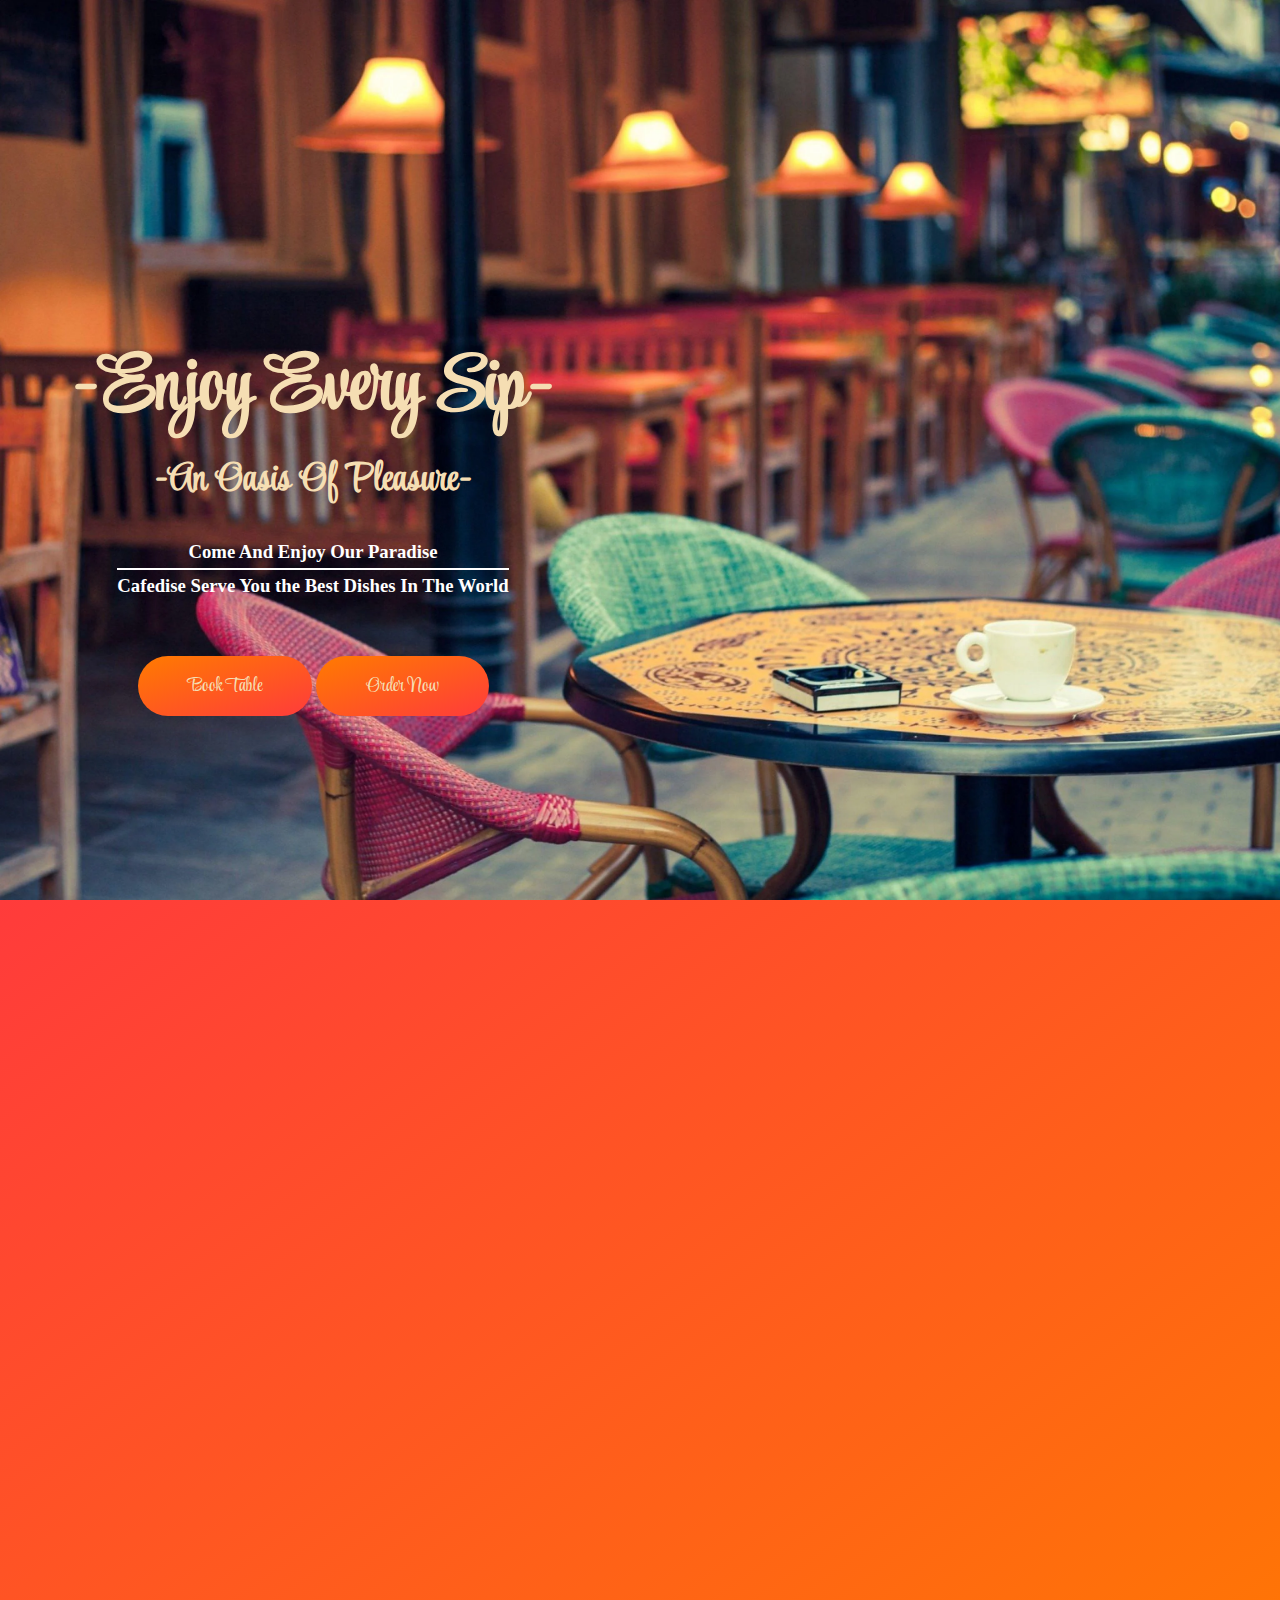
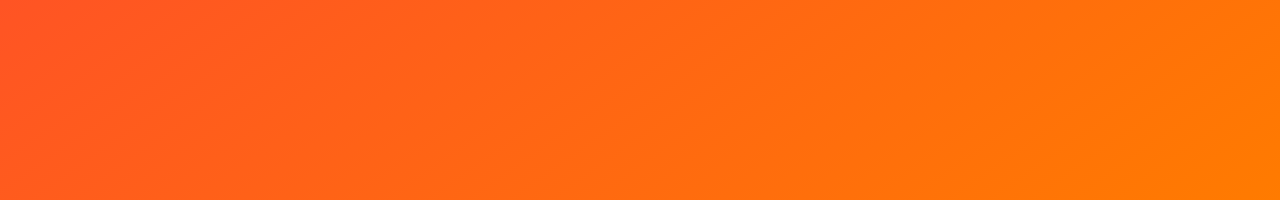
<file: index.html>
<!DOCTYPE html>
<html lang="en">
  <head>
    <meta charset="UTF-8" />
    <meta http-equiv="X-UA-Compatible" content="IE=edge" />
    <meta name="viewport" content="width=device-width, initial-scale=1.0" />
    <title>website-2</title>
    <link rel="stylesheet" href="style.css" />
    <link rel="preconnect" href="https://fonts.googleapis.com" />
    <link rel="preconnect" href="https://fonts.gstatic.com" crossorigin />
    <link
      href="https://fonts.googleapis.com/css2?family=Style+Script&display=swap"
      rel="stylesheet"
    />
    <link rel="stylesheet" href="dish-window.css" />
  </head>
  <body>
    <nav class="nav-bar">
      <div class="logo">
        <img  src="coffee-icon-png-21.png" alt="" />
        <h3>CAFEDISE</h3>
      </div>
      <div class="navdiv">
        <ul class="navlinks">
          <li><a href="index.html">Home</a></li>
          <li><a href="menu.html" target="_blank">Menu</a></li>
          <li><a href="#">Dishes</a></li>
          <li><a href="#">Location</a></li>
          <li><a href="#">About</a></li>
          <li><a href="#">Feedback</a></li>
        </ul>
      </div>

      <div class="contact"><button id="btn">Contact Us</button></div>
    </nav>
    <header>
      <div class="punch-line">
        <div class="punchline-div">
          <h1>-Enjoy Every Sip-</h1>
          <h2>-An Oasis Of Pleasure-</h2>
        </div>

        <div class="subline">
          <h3 id="h3-1">Come And Enjoy Our Paradise</h3>
          <div class="line"></div>
          <h3 id="h3-2">Cafedise Serve You the Best Dishes In The World</h3>
          <div class="book">
            <button class="booknow">Book Table</button>
            <button class="booknow">Order Now</button>
          </div>
        </div>
      </div>
      <div class="topdishes-window">
        <div class="row1">
          <div class="gap"></div>
          <div class="dishesbox">
            <a href="menu.html">
              <img src="coffee.jpeg" alt="dishes" />
            </a>
          </div>
          <div class="gap"></div>
          <div class="dishesbox">
            <a href="menu.html">
              <img src="cutting chai.jpeg" alt="dishes" />
            </a>
          </div>
        </div>
        <div class="row2">
          <div class="dishesbox">
            <a href="#">
              <img src="Banana-Brulee-Waffle.jpg" alt="dishes" />
            </a>
          </div>
          <div class="gap"></div>
          <div class="dishesbox">
            <a href="#">
              <img src="rainbow cakes.jpg" alt="dishes" />
            </a>
          </div>
          <div class="gap"></div>
        </div>
        <div class="row1">
          <div class="gap"></div>
          <div class="dishesbox">
            <a href="#">
              <img src="pizza.jpeg" alt="dishes" />
            </a>
          </div>
          <div class="gap"></div>
          <div class="dishesbox">
            <a href="#">
              <img src="PS-Truffle-Fries.jpg" alt="dishes" />
            </a>
          </div>
        </div>
        <div class="row2">
          <div class="dishesbox">
            <a href="#">
              <img src="Eggs-Benedict-Beanstro.jpg" alt="dishes" />
            </a>
          </div>
          <div class="gap"></div>
          <div class="dishesbox">
            <a href="#">
              <img src="french toast.jpeg" alt="dishes" />
            </a>
          </div>
          <div class="gap"></div>
        </div>
      </div>
    </header>
    <section>
      <div class="background"></div>
    </section>
  </body>
</html>
</file>
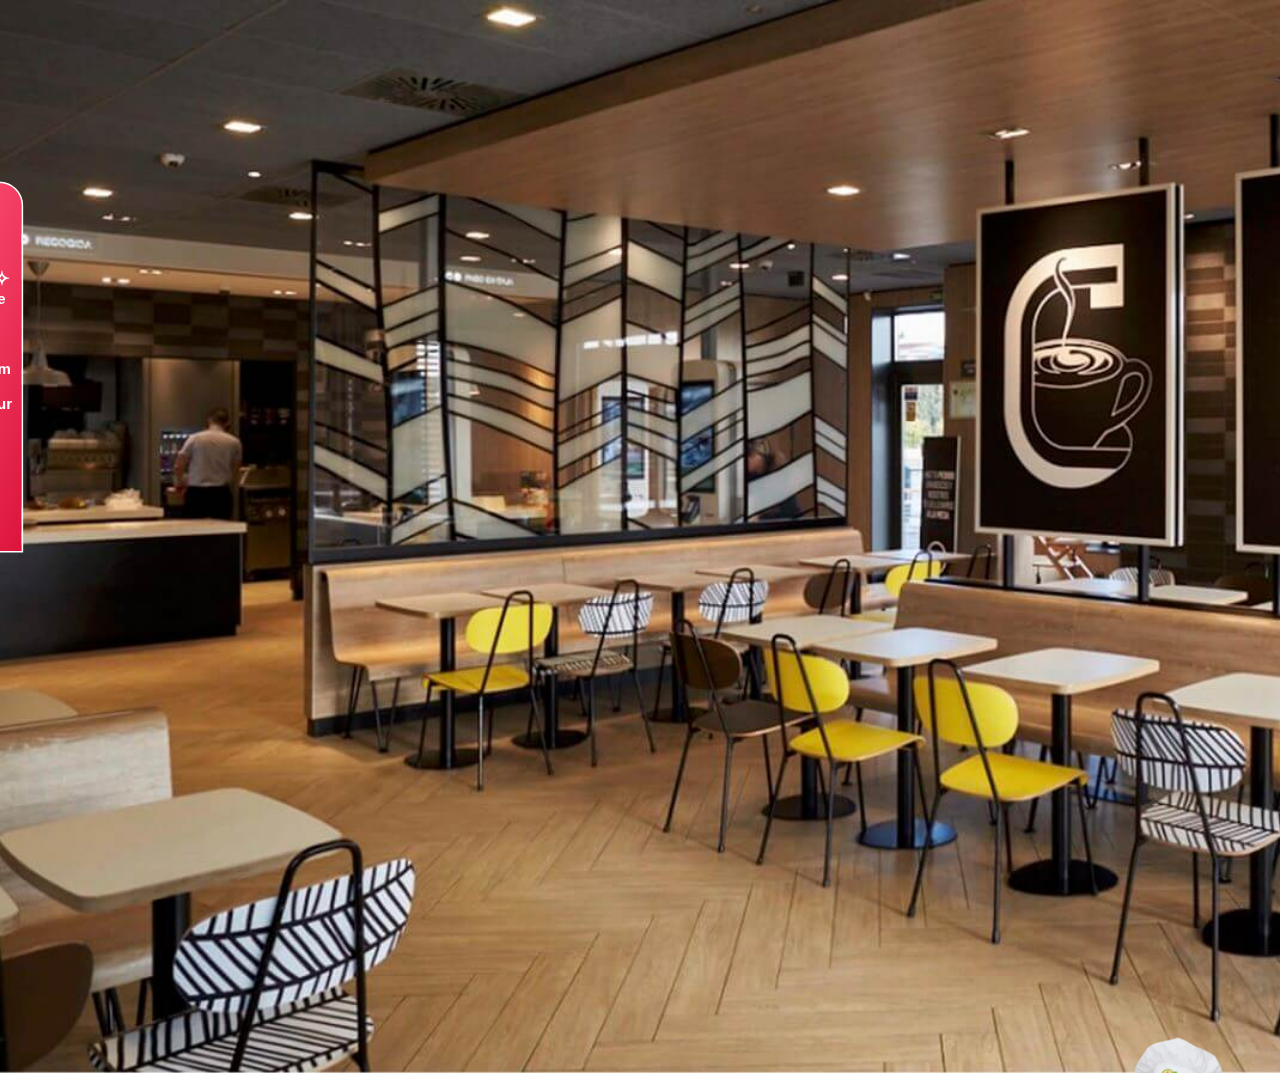
<file: menu.html>
<!DOCTYPE html>
<html lang="en">
<head>
    <meta charset="UTF-8">
    <meta http-equiv="X-UA-Compatible" content="IE=edge">
    <meta name="viewport" content="width=device-width, initial-scale=1.0">
    <title>menu</title>
    <link rel="stylesheet" href="menu.css">
    <link
      href="https://fonts.googleapis.com/css2?family=Style+Script&display=swap"
      rel="stylesheet"
    />
</head>
<body>
    <header>
        <div class="menubar">
            <h2 id="logo"><a href="index.html" target="_blank">Cafedise.</a></h2>
            <h2 id="head">-Menu-</h2>
            <div class="menuicon">
                <img src="menu-hamburger-navigation-512.webp" alt="">
            </div> 
        </div>
    </header>
    <section>
        <img class="chef-png" src="chef-png.png" alt="">
        <div class="table">
            <div class="timing-panel">
                <h2>&#10023 Timings &#10023</h2>
                <h3>&#9830 Opening Time 6am</h3>
                <h3>&#9830 Deliveries Starts at 7am</h3>
                <h3>&#9830 Sale Hour 2pm to 3pm</h3>
                <h3>&#9830 Apetizers Hour 6pm to 9pm </h3>
                <h3>&#9830 Closing Time 10pm</h3>

            </div>
            <table class="menutable">
                <tr >
                    <th><a href="#"> S No.</a></th>
                    <th><a href="#"> Dishes</a></th>
                    <th><a href="#"> Price</a></th>
                    <th><a href="#"> Availability</a></th>
                    
                </tr>
                <tr>
                    <td><a href="#"> 1.</a></td>
                    <td><a href="#"> Pancakes</a></td>
                    <td><a href="#"> $10 - $50</a></td>
                    <td><a href="#"> Till 4pm</a></td>
                </tr>
                <tr>
                    <td><a href="#"> 2.</a></td>
                    <td><a href="#"> Cutting Chai</a></td>
                    <td><a href="#"> $1</a></td>
                    <td><a href="#"> All Time</a></td>
                </tr>
                <tr>
                    <td><a href="#"> 3.</a></td>
                    <td><a href="#"> Coffee</a></td>
                    <td><a href="#"> $5 - $50</a></td>
                    <td><a href="#"> All Time</a></td>
                </tr>
                <tr>
                    <td><a href="#"> 4.</a></td>
                    <td><a href="#"> Pizza</a></td>
                    <td><a href="#"> $10 - $100</a></td>
                    <td><a href="#"> Till 6pm</a></td>
                </tr>
                <tr>
                    <td><a href="#"> 5.</a></td>
                    <td><a href="#"> Burger</a></td>
                    <td><a href="#"> $5 - $30</a></td>
                    <td><a href="#"> 7pm to 8pm</a></td>
                </tr>
                <tr>
                    <td><a href="#"> 6.</a></td>
                    <td><a href="#"> Fries</a></td>
                    <td><a href="#"> $15 - $50</a></td>
                    <td><a href="#"> 4pm to 6pm</a></td>
                </tr>
                <tr>
                    <td><a href="#"> 7.</a></td>
                    <td><a href="#"> Cakes</a></td>
                    <td><a href="#"> $50 - $500</a></td>
                    <td><a href="#"> Only On Pre-Booking</a></td>
                </tr>
                <tr>
                    <td><a href="#"> 8.</a></td>
                    <td><a href="#"> Eggs Benedict Beanstro</a></td>
                    <td><a href="#"> $30</a></td>
                    <td><a href="#"> 12pm to 6pm</a></td>
                </tr>
                <tr>
                    <td><a href="#"> 9.</a></td>
                    <td><a href="#"> Toast</a></td>
                    <td><a href="#"> $5 - $50</a></td>
                    <td><a href="#"> 8am to 12pm</a></td>
                </tr>
                <tr>
                    <td><a href="#"> 10.</a></td>
                    <td><a href="#"> Waffles</a></td>
                    <td><a href="#"> $10 - $50</a></td>
                    <td><a href="#"> 1pm to 2pm</a></td>
                </tr>
                <tr>
                    <td><a href="#"> 11.</a></td>
                    <td><a href="#"> Salad</a></td>
                    <td><a href="#"> $5</a></td>
                    <td><a href="#"> 6am to 3pm</a></td>
                </tr>
                <tr>
                    <td><a href="#"> 12.</a></td>
                    <td><a href="#"> Sandwich</a></td>
                    <td><a href="#"> $5 - $50</a></td>
                    <td><a href="#"> 1pm to 2pm</a></td>
                </tr>
                <tr>
                    <td><a href="#"> 13.</a></td>
                    <td><a href="#"> Apetizers</a></td>
                    <td><a href="#"> $5 - $500</a></td>
                    <td><a href="#"> 12pm to 2pm & 6pm to 9pm</a></td>
                </tr>
                <tr>
                    <td><a href="#"> 14.</a></td>
                    <td><a href="#"> Indian Cousines</a></td>
                    <td><a href="#"> $10 - $500</a></td>
                    <td><a href="#"> 4pm to 5pm</a></td>
                </tr>
               </table>
        </div>
       
    </section>

</body>
</html>
</file>
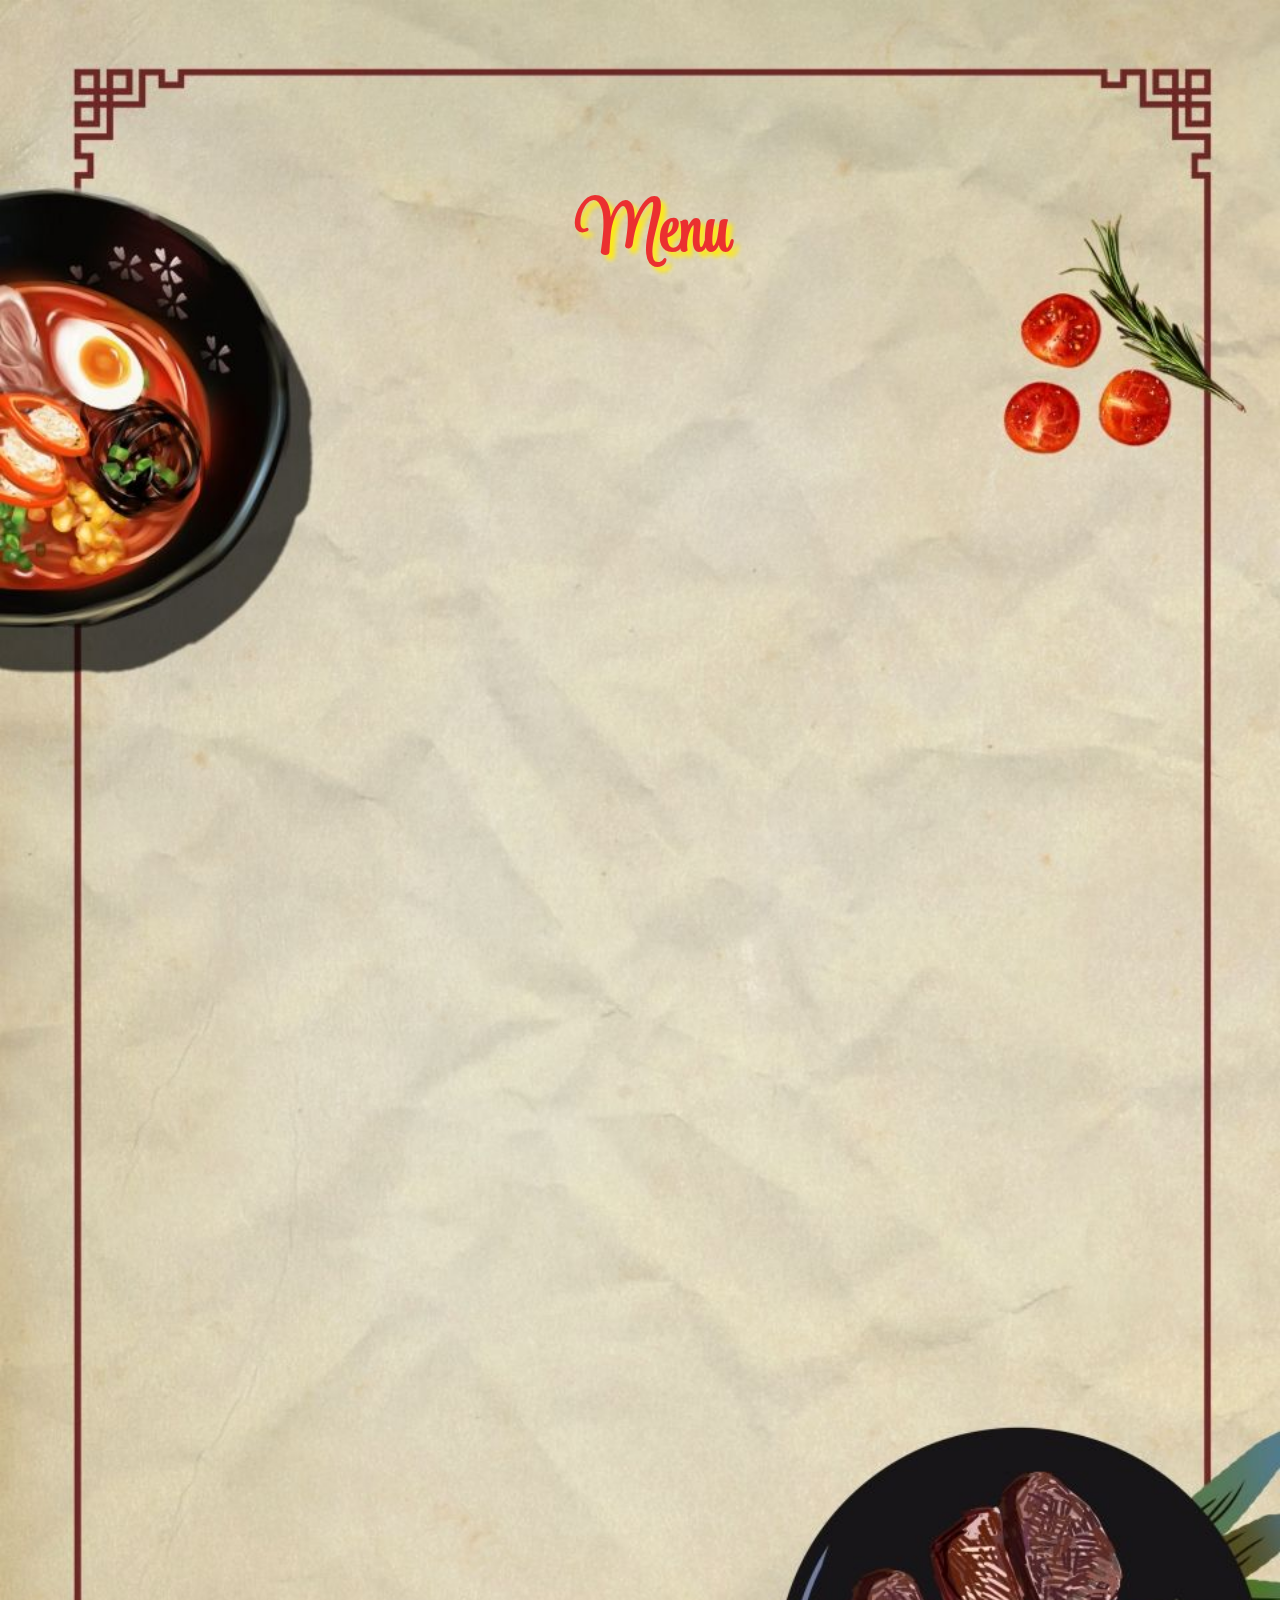
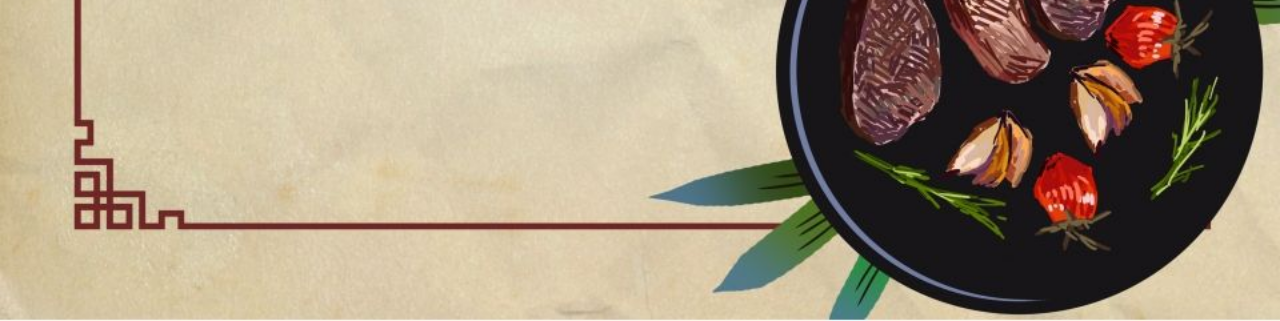
<file: menu1.html>
<!DOCTYPE html>
<html lang="en">
  <head>
    <meta charset="UTF-8" />
    <meta http-equiv="X-UA-Compatible" content="IE=edge" />
    <meta name="viewport" content="width=device-width, initial-scale=1.0" />
    <title>Document</title>
    <link rel="stylesheet" href="menu1.css" />
    <link rel="preconnect" href="https://fonts.googleapis.com" />
    <link rel="preconnect" href="https://fonts.gstatic.com" crossorigin />
    <link
      href="https://fonts.googleapis.com/css2?family=Style+Script&display=swap"
      rel="stylesheet"
    />
  </head>
  <body>
    <div class="heading">
      <h1>Menu</h1>
    </div>
    <div class="background-decor">
        <img src="ead62de37377481be53a8a994ee406b8.jpg" alt="backpng" class="food_png">
    </div>
  </body>
</html>
</file>
<file: style.css>
* {
  margin: 0;
  padding: 0px;
  box-sizing: border-box;
}
body{
  overflow-x: hidden;
}
.nav-bar {
  display: flex;
  position: fixed;
  width: 100vw;
  flex-direction: row;
  align-items: center;
  justify-content: space-around;
  /* border: 2px rgb(255, 255, 255) solid; */
  z-index: 10;
}
.logo {
  display: flex;
  /* border: 2px white solid; */
  flex-direction: column;
  position: relative;
  left: -15%;
  /* box-shadow: 5px 5px 5px rgb(0, 0, 0); */
  margin-left: -1%;
  animation: logoanim 1s ease-in-out forwards;
  align-items: center;
  justify-content: center;
}
@keyframes logoanim {
  from {
    left: -15%;
  }
  to {
    left: 0%;
  }
}
.nav-bar img {
  width: 15vh;
  filter: invert(100%);
  /* border: 2px black solid; */
}
.contact {
  display: flex;
  height: 7rem;
  position: relative;
  right: -50%;
  align-items: center;
  justify-content: center;
  /* border: 2px white solid; */
  animation: ctnanim 1s ease-in-out forwards;
}
@keyframes ctnanim {
  from {
    right: -50%;
  }
  to {
    right: 0%;
  }
}
#btn {
  color: wheat;
  background-image: linear-gradient(
    to bottom right,
    rgb(255, 123, 0),
    rgb(255, 59, 59)
  );
  border: none;
  border-radius: 20px;
  cursor: pointer;
  padding: 6px 20px;
  transition: all 0.3s ease;
  box-shadow: 5px 5px 10px rgb(0, 0, 0);
  font-family: style script;
  font-size: 20px;
}
#btn:hover {
  background-image: linear-gradient(
    to bottom right,
    rgb(255, 59, 59),
    rgb(255, 123, 0)
  );
}
#btn:active {
  padding-left: 25px;
  padding-right: 25px;
  margin-left: -5px;
  margin-right: -5px;
}

.logo h3 {
  color: wheat;
  padding-left: 9px;
  text-shadow: 5px 5px 5px black;
  /* border: 2px white solid; */
}
/* .navdiv{
    border: 3px red solid;
} */

.navlinks {
  /* border: 2px white solid; */
  display: flex;
  align-items: center;
  width: 100%;
  height: 7rem;
  margin-top: -20%;
  justify-content: center;
  animation: navanim 1s ease-in-out forwards;
}
@keyframes navanim {
  from {
    margin-top: -20%;
  }
  to {
    margin-top: 0%;
  }
}
.navlinks li a {
  color: wheat;
  text-decoration: none;
  margin: 0px 30px;
  font-size: 25px;
  padding: 5px 5px;
  cursor: pointer;
  text-align: center;
  text-shadow: 5px 5px 5px rgb(0, 0, 0);

  /* border: 2px white solid; */
}
.navlinks li :hover {
  text-decoration: underline;
  color: darkorange;
}

ul {
  list-style: none;
}

header {
  width: 100vw;
  height: 100vh;
  background-image: url(cafe-background.webp);

  background-size: cover;
  background-position:center;

  display: flex;
  align-items: center;
  justify-content: space-around;
}

.punch-line {
  display: flex;
  top: 8%;
  position: relative;
  left: 0%;
  align-items: center;
  justify-content: center;
  flex-direction: column;
  /* border: 2px rgb(255, 255, 255) solid; */
  animation: punchlineanim 1s ease-in-out forwards;
}
@keyframes punchlineanim {
  from {
    left: -40%;
  }
  to {
    left: 0%;
  }
}
.punchline-div {
  display: flex;
  flex-direction: column;
  align-items: center;
  /* border: 2px white solid;  */
}
.punch-line h1,
h2 {
  position: static;
  color: wheat;
  font-family: style script;

  
  /* border: 2px white solid; */
}
.punch-line h1 {
  font-size: 80px;
}
.punch-line h2 {
  margin-top: 0;
  font-size: 40px;
  margin-bottom: 30px;
  
}
.line {
  border: 1px white solid;
  background-color: white;
  margin-top: 5px;
  margin-bottom: 5px;
}

.subline h3 {
  color: white;
  /* border: 2px white solid; */
  text-align: center;
}
.subline #h3-2 {
  text-align: center;
  margin-bottom: 15%;
}
.book {
  /* border: 2px white solid; */
  text-align: center;
}
.booknow {
  padding: 15px 50px;
  background-image: linear-gradient(
    to bottom right,
    rgb(255, 123, 0),
    rgb(255, 59, 59)
  );
  border: none;
  border-radius: 30px;
  color: wheat;
  font-size: 20px;
  font-family: style script;
  cursor: pointer;
  transition: all 0.5s ease;
}
.booknow:hover {
  background-image: linear-gradient(
    to bottom right,
    rgb(255, 59, 59),
    rgb(255, 123, 0)
  );
}
.booknow:active {
  padding: 10px 35px;
  margin: 5px 15px;
}
.background{
  width: 100%;
  height: 100vh;
  background-image: linear-gradient( to bottom right,
  rgb(255, 59, 59),
  rgb(255, 123, 0));
}

@media (max-width:1100px){
  .navlinks li a{
    margin: 0px 20px;
  }
}
@media (max-width:990px){
  .navlinks li a{
    margin: 0px 10px;
  }
}
@media (max-width:940px){
  .navlinks li a{
    margin: 0px 5px;
  }
  .punchline-div h1{
    font-size: 60px;
  }
  .punch-line{
    top: 12%;
  }
}
@media (max-width:804px){
   .navlinks li a {
    font-size:20px ; 
   }
}
@media (max-width:720px){
  
  #btn{
    padding: 4px 16px;
  }
  .navlinks li a {
    margin: 0px 0px;
  }
}
@media (max-width:650px){

  .navlinks li a {
   font-size: 15px; 
   height: 1rem;
  }
  #btn{
    font-size: 15px;
  }
  header{
    flex-direction: column;
  }
  .punch-line{
    top: 40%;
    transform: scale(0.9);
  }
  .punch-line h1{
    font-size: 40px;
  }
  .punch-line h2{
    font-size: 20px;
  }
  .punchline-div{
    transform: scale(1.4);
  }
  .nav-bar{
    position: absolute;
    flex-direction: column;
  }
  .logo{
    margin-left: 0%;
  }
  .contact,.navlinks{
    height: 3rem;
  }
  .book{
    display: flex;
    flex-direction: column;
  }
}
</file>
<file: dish-window.css>
.topdishes-window {
  display: flex;
  flex-direction: column;
  position: relative;
  right: -50%;
  top: 8%;
  width: 40%;
  height: 70%;
  /* border: 2px white solid; */
  align-items: center;
  /* justify-content: space-between; */
  animation: window 1s ease-in-out forwards;
}
@keyframes window {
  from {
    right: -50%;
  }
  to {
    right: 0%;
  }
}
.row1,
.row2 {
  display: flex;
  flex-direction: row;
  padding: 5px;
}
.dishesbox {
  width: 30%;
  height: 100%;
  /* border: 1px white solid; */
}
.gap {
  width: 20%;
  height: 100%;
  display: flex;
  align-items: center;
  justify-content: center;
  flex-direction: column;
  color: white;
  /* border: 2px white solid; */
}
.row1,
.row2 {
  /* border: 2px white solid; */
  height: 25%;
  width: 100%;
}
.dishesbox img {
  width: 100%;
  height: 100%;
  /* border:2px wheat solid ; */
  padding: 5px;
  /* background-image: linear-gradient(to bottom right,
    rgb(255, 123, 0),
    rgb(255, 59, 59)); */
  border-radius: 20px;
  box-shadow: 5px 5px 10px black;
  transition: all 0.4s ease;
}
.dishesbox img:hover {
  background-image: linear-gradient(
    to bottom right,
    rgb(255, 59, 59),
    rgb(255, 123, 0)
  );
  
  position: relative;
  width: 110%;
  height: 110%;
  box-shadow: 2.5px 2.5px 5px black;
}
.dishesbox img:active {
  position: relative;
  width: 95%;
  height: 95%;
}
@media (max-width:940px) {
 .topdishes-window{
  height: 60%;
  top: 12%;
 }
}
@media (max-width:650px){
  .topdishes-window{
    top: 80%;
    width: 60%;
    transform: scale(1.1);
  }
}
</file>
<file: menu.css>
:root {
  --text-color: wheat;
}

* {
  margin: 0;
  padding: 0;
  overflow-x: hidden;
}

header {
  width: 100vw;
  height: 10vh;
  position: fixed;
  z-index: 5;
  /* border: 3px white solid; */
  top: -12%;
  animation: menubarappear 1s ease-in-out forwards;
}
@keyframes menubarappear {
  from {
    top: -12%;
  }
  to {
    top: 0%;
  }
}
section {
  background-image: url(cafe-background3.jpg);
  background-size: cover;
  position: absolute;
  top: 0vh; 

  width: 100vw;
  height: auto;
  display: flex;
  flex-direction: row;
}

.menubar {
  /* border: 2px white solid; */
  display: flex;
  position: absolute;

  width: 100%;
  height: 10vh;
  align-items: center;
  justify-content: center;
  background-color: crimson;
}
.menubar h2 {
  display: flex;
  align-items: center;
  justify-content: center;
  /* border: 2px white solid; */
  color: white;
  font-size: 2.5rem;
  height: 10vh;
  font-family: style script;
}
#logo {
  position: absolute;
  left: 0;
  padding: 0px 5%;

  font-size: 2rem;
  /* border: 2px white solid; */
}
#logo a:hover {
  text-decoration: none;
}
.menuicon {
  position: absolute;
  right: 0;
  /* border: 2px white solid; */
  height: 100%;
  width: 5%;
  display: flex;
  align-items: center;
  justify-content: center;
  padding: 0% 3%;
}
#head{
  overflow: hidden;
}
.menuicon img {
  width: 50%;
  height: 50%;
  filter: invert(100%);
  cursor: pointer;
  /* border: 2px black solid; */
}
section {
  display: flex;
  position: absolute;
}
.chef-png {
  position: fixed;
  bottom: -40%;
  right: 0%;

  width: 30%;
  z-index: 5;
  animation: chef-appearance 1s ease-in-out forwards;
  /* border: 2px white solid; */
}
@keyframes chef-appearance {
  from {
    bottom: -40%;
  }
  to {
    bottom: 0%;
  }
}

.table {
  margin-top: 15vh;
  /* border: 2px white solid; */
  display: flex;
  align-items: flex-start;
  width: 100%;
  justify-content: center;
}
.timing-panel {
  transform: scale(0.8);
  padding: 5px;
  border: 2px white solid;
  display: flex;
  flex-direction: column;
  position: fixed;
  z-index: 4;
  background-image: linear-gradient(
    to bottom right,
    rgb(255, 86, 120) 20%,
    crimson
  );
  border-bottom-left-radius: 30px;
  border-top-right-radius: 30px;
  left: -10%;
  width: 12%;
  height: 50%;
  align-items: start;
  justify-content: center;
  animation: timingpanel 1s ease-in-out forwards;
}
@keyframes timingpanel {
  from {
    left: 10%;
  }
  to {
    left: 3%;
  }
}
.timing-panel h2,
h3 {
  color: white;
  /* border: 2px white solid; */
  font-family: 'Franklin Gothic Medium', 'Arial Narrow', Arial, sans-serif;
  /* margin-bottom: 20%; */
  align-items: center;
  justify-content: center;
}

.menutable {
  transform: scale(0.8);
  display: flex;
  /* border: 2px white solid; */
  position: relative;
  z-index: 3;
  right: -100%;
  width: 100%;
  height: auto;
  justify-content: center;
  animation: appear 1s ease-in-out forwards;
}
@keyframes appear {
  from {
    right: -100%;
  }
  to {
    right: 0%;
  }
}

.menutable th {
  border: 1px wheat solid;
  padding: 2vh 0vw;
  font-size: 1.5rem;
  color: whitesmoke;
  font-family: 'Franklin Gothic Medium', 'Arial Narrow', Arial, sans-serif;
  background-color: darkolivegreen;
}
a {
  text-decoration: none;
  color: whitesmoke;
}
a:hover {
  text-decoration: underline;
}
.menutable td {
  border: 1px wheat solid;

  padding: 2vh 5vw;
  font-size: 1.2rem;
  font-family: 'Franklin Gothic Medium', 'Arial Narrow', Arial, sans-serif;
  color: whitesmoke;
  text-align: center;
  background-image: linear-gradient(
    to bottom right,
    rgb(255, 59, 59),
    rgb(255, 123, 0)
  );
  cursor: pointer;
}
.menutable td:hover {
  background-image: linear-gradient(
    to bottom right,
    rgb(255, 123, 0),
    rgb(255, 59, 59)
  );
}
@media(max-width:650px){
  section{
    flex-direction: column;
  }
  .table{
    margin-top: 25vh;
  }
  .timing-panel{
    width: 50%;
    height: 15%;
    top: 4.5%;
    margin-left: 20%;
    position: absolute;
    font-size: 0.9rem;
  }
  .timing-panel h2{
    margin-left: 15%;
  }
  .menubar h2{
    font-size: 2rem;
  }
  .menuicon img{
    width: 100%;
  }
  .menutable th{
    font-size: 1rem;
  }
  
}
</file>
<file: menu1.css>
* {
  margin: 0;
  padding: 0;
  box-sizing: border-box;
}
html {
  background-color: orange;
}
.heading {
  position: absolute;
  font-family: style script;
  color:rgb(235, 48, 48);
  left: 45%;
 
  top: 20%;
}
h1{
  text-shadow: 5px 5px 5px rgb(255, 235, 14);
  font-size: 70px;
}
.background-decor{
    display: flex;
    flex-direction: column;
    height:auto;
    align-items:flex-start;
    justify-content:flex-start;
    /* border: 1px black solid ; */
}
.food_png{
    width: 100%;
    /* border: 1px black solid ; */
}
</file>
